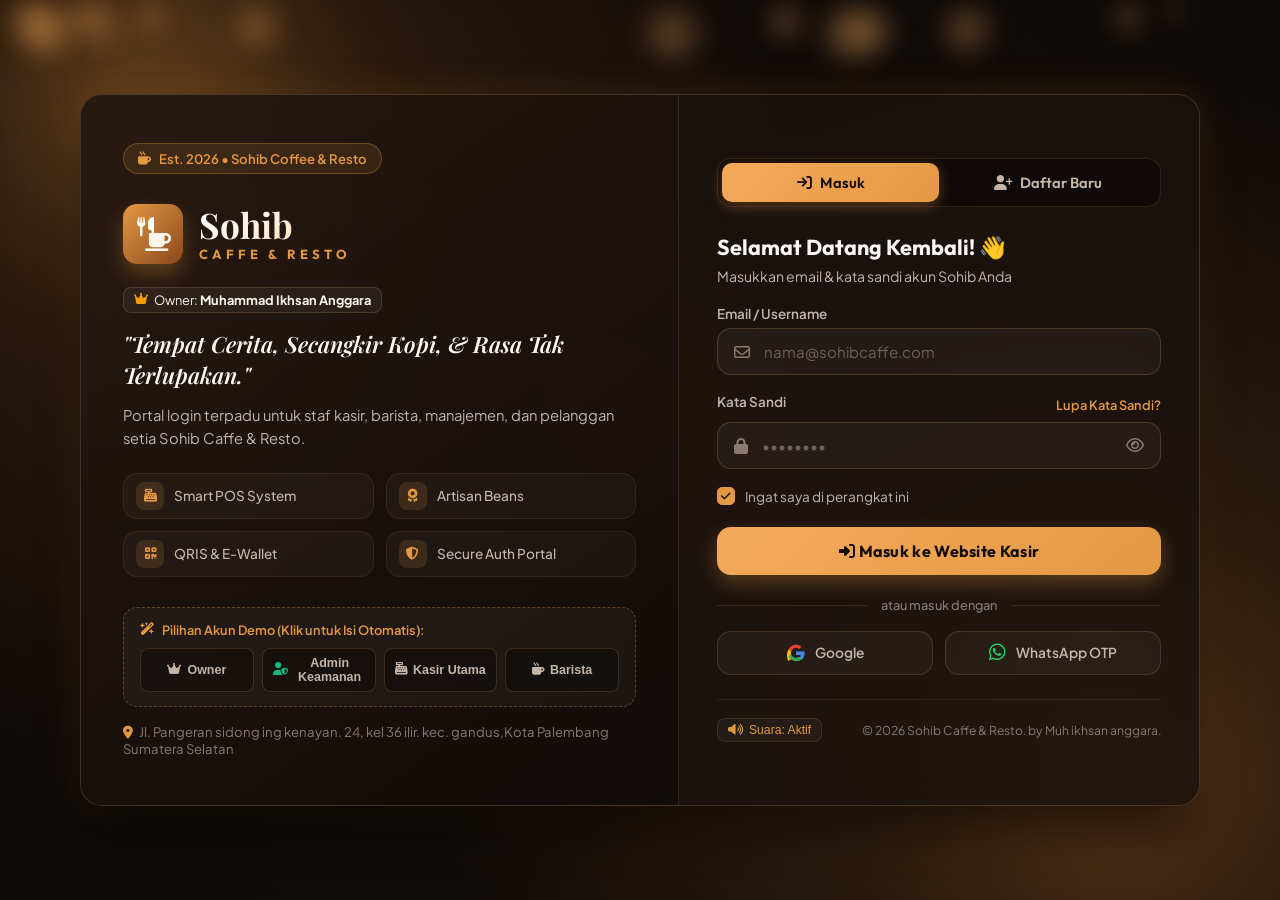
<file: login.html>
<!DOCTYPE html>
<html lang="id">

<head>
    <meta charset="UTF-8">
    <meta name="viewport" content="width=device-width, initial-scale=1.0">
    <title>Sohib Caffe & Resto — Portal Masuk</title>

    <!-- Google Fonts -->
    <link rel="preconnect" href="https://fonts.googleapis.com">
    <link rel="preconnect" href="https://fonts.gstatic.com" crossorigin>
    <link
        href="https://fonts.googleapis.com/css2?family=Outfit:wght@300;400;500;600;700&family=Playfair+Display:ital,wght@0,600;0,700;1,600&family=Plus+Jakarta+Sans:wght@400;500;600;700&display=swap"
        rel="stylesheet">

    <!-- Font Awesome Icons -->
    <link rel="stylesheet" href="https://cdnjs.cloudflare.com/ajax/libs/font-awesome/6.5.1/css/all.min.css">

    <!-- Custom Login CSS -->
    <link rel="stylesheet" href="login.css">
</head>

<body>
    <!-- Background Decor & Ambience -->
    <div class="bg-wrapper">
        <div class="bg-gradient-mesh"></div>
        <div class="glow-orb orb-1"></div>
        <div class="glow-orb orb-2"></div>
        <div class="glow-orb orb-3"></div>

        <!-- Floating Coffee Steam Particles -->
        <div class="steam-particle-container" id="steamContainer"></div>
    </div>

    <!-- Main Container -->
    <main class="login-master-container">
        <!-- Brand Showcase Banner (Left Side) -->
        <section class="brand-hero-panel">
            <div class="brand-badge">
                <i class="fa-solid fa-mug-hot"></i>
                <span>Est. 2026 • Sohib Coffee & Resto</span>
            </div>

            <div class="brand-content">
                <div class="logo-mark">
                    <div class="logo-icon-ring">
                        <i class="fa-solid fa-utensils utensils-icon"></i>
                        <i class="fa-solid fa-mug-saucer coffee-icon"></i>
                    </div>
                    <div class="logo-text">
                        <h1>Sohib</h1>
                        <span class="logo-subtitle">CAFFE & RESTO</span>
                    </div>
                </div>

                <div class="brand-owner-badge">
                    <i class="fa-solid fa-crown" style="color: #f59e0b;"></i>
                    <span>Owner: <b>Muhammad Ikhsan Anggara</b></span>
                </div>

                <div class="brand-quote">
                    <h2>"Tempat Cerita, Secangkir Kopi, & Rasa Tak Terlupakan."</h2>
                    <p>Portal login terpadu untuk staf kasir, barista, manajemen, dan pelanggan setia Sohib Caffe &
                        Resto.</p>
                </div>

                <div class="features-pill-grid">
                    <div class="feature-pill">
                        <div class="pill-icon"><i class="fa-solid fa-cash-register"></i></div>
                        <span>Smart POS System</span>
                    </div>
                    <div class="feature-pill">
                        <div class="pill-icon"><i class="fa-solid fa-award"></i></div>
                        <span>Artisan Beans</span>
                    </div>
                    <div class="feature-pill">
                        <div class="pill-icon"><i class="fa-solid fa-qrcode"></i></div>
                        <span>QRIS & E-Wallet</span>
                    </div>
                    <div class="feature-pill">
                        <div class="pill-icon"><i class="fa-solid fa-shield-halved"></i></div>
                        <span>Secure Auth Portal</span>
                    </div>
                </div>
            </div>

            <!-- Quick Demo Accounts Switcher -->
            <div class="quick-demo-card">
                <div class="quick-demo-header">
                    <i class="fa-solid fa-wand-magic-sparkles"></i>
                    <span>Pilihan Akun Demo (Klik untuk Isi Otomatis):</span>
                </div>
                <div class="demo-btn-group">
                    <button type="button" class="demo-btn" onclick="fillDemo('owner')">
                        <i class="fa-solid fa-crown"></i> Owner
                    </button>
                    <button type="button" class="demo-btn" onclick="fillDemo('admin')">
                        <i class="fa-solid fa-user-shield" style="color: #10b981;"></i> Admin Keamanan
                    </button>
                    <button type="button" class="demo-btn" onclick="fillDemo('kasir')">
                        <i class="fa-solid fa-cash-register"></i> Kasir Utama
                    </button>
                    <button type="button" class="demo-btn" onclick="fillDemo('barista')">
                        <i class="fa-solid fa-mug-hot"></i> Barista
                    </button>
                </div>
            </div>

            <div class="brand-footer-info">
                <span><i class="fa-solid fa-location-dot"></i> Jl. Pangeran sidong ing kenayan. 24, kel 36 ilir. kec.
                    gandus,Kota Palembang Sumatera
                    Selatan</span>
            </div>
        </section>

        <!-- Form Glassmorphism Card (Right Side) -->
        <section class="auth-card-panel">
            <div class="auth-card">
                <!-- Mobile Logo Header -->
                <div class="mobile-brand-header">
                    <div class="mobile-logo-ring">
                        <i class="fa-solid fa-mug-saucer"></i>
                    </div>
                    <div class="mobile-logo-title">
                        <h2>Sohib</h2>
                        <span>CAFFE & RESTO</span>
                    </div>
                </div>

                <!-- Tab Navigation: Masuk vs Daftar -->
                <div class="auth-tabs">
                    <button type="button" class="auth-tab active" id="tabLogin" onclick="switchAuthTab('login')">
                        <i class="fa-solid fa-arrow-right-to-bracket"></i>
                        <span>Masuk</span>
                    </button>
                    <button type="button" class="auth-tab" id="tabRegister" onclick="switchAuthTab('register')">
                        <i class="fa-solid fa-user-plus"></i>
                        <span>Daftar Baru</span>
                    </button>
                    <div class="tab-indicator" id="tabIndicator"></div>
                </div>

                <!-- LOGIN FORM -->
                <form id="formLogin" class="auth-form active" onsubmit="handleLoginSubmit(event)">
                    <div class="form-header-text">
                        <h3 id="formTitle">Selamat Datang Kembali! 👋</h3>
                        <p id="formSubtitle">Masukkan email & kata sandi akun Sohib Anda</p>
                    </div>

                    <!-- Role Preset Indicator Tag -->
                    <div class="active-role-tag hidden" id="activeRoleTag">
                        <span id="roleLabel"><i class="fa-solid fa-user-check"></i> Mode: Kasir</span>
                        <button type="button" onclick="clearSelectedRole()" title="Hapus Pilihan"><i
                                class="fa-solid fa-xmark"></i></button>
                    </div>

                    <!-- Input: Email / Username -->
                    <div class="input-group" id="loginEmailGroup">
                        <label for="loginEmail">Email / Username</label>
                        <div class="input-wrapper">
                            <span class="input-icon"><i class="fa-regular fa-envelope"></i></span>
                            <input type="text" id="loginEmail" placeholder="nama@sohibcaffe.com" autocomplete="username"
                                required>
                        </div>
                    </div>

                    <!-- Input: Password -->
                    <div class="input-group" id="loginPasswordGroup">
                        <div class="label-row">
                            <label for="loginPassword">Kata Sandi</label>
                            <a href="javascript:void(0)" class="forgot-link" onclick="openForgotModal()">Lupa Kata
                                Sandi?</a>
                        </div>
                        <div class="input-wrapper">
                            <span class="input-icon"><i class="fa-solid fa-lock"></i></span>
                            <input type="password" id="loginPassword" placeholder="••••••••"
                                autocomplete="current-password" required>
                            <button type="button" class="btn-toggle-pwd"
                                onclick="togglePasswordVisibility('loginPassword', this)"
                                title="Lihat/Sembunyikan Sandi">
                                <i class="fa-regular fa-eye"></i>
                            </button>
                        </div>
                    </div>

                    <!-- Form Options: Remember Me -->
                    <div class="form-options">
                        <label class="custom-checkbox">
                            <input type="checkbox" id="rememberMe" checked>
                            <span class="checkmark"></span>
                            <span class="checkbox-label">Ingat saya di perangkat ini</span>
                        </label>
                    </div>

                    <!-- Submit Button -->
                    <button type="submit" class="btn-primary-auth" id="btnLoginSubmit">
                        <span class="btn-text"><i class="fa-solid fa-right-to-bracket"></i> Masuk ke Website
                            Kasir</span>
                        <span class="btn-spinner hidden"><i class="fa-solid fa-circle-notch fa-spin"></i></span>
                    </button>

                    <!-- Divider -->
                    <div class="auth-divider">
                        <span>atau masuk dengan</span>
                    </div>

                    <!-- Social Login Buttons -->
                    <div class="social-login-grid">
                        <button type="button" class="btn-social" onclick="simulateSocialLogin('Google')">
                            <svg viewBox="0 0 24 24" width="18" height="18">
                                <path fill="#EA4335"
                                    d="M12 5c1.6 0 3 .6 4.1 1.6l3.1-3.1C17.3 1.8 14.8 1 12 1 7.5 1 3.7 3.6 1.9 7.3l3.7 2.9C6.5 7.4 9 5 12 5z" />
                                <path fill="#4285F4"
                                    d="M23.5 12.3c0-.8-.1-1.6-.2-2.3H12v4.5h6.5c-.3 1.5-1.1 2.8-2.4 3.7l3.7 2.9c2.2-2 3.7-5 3.7-8.8z" />
                                <path fill="#FBBC05"
                                    d="M5.6 14.8c-.2-.7-.4-1.5-.4-2.3s.2-1.6.4-2.3L1.9 7.3C.7 9.7 0 12.3 0 15.1s.7 5.4 1.9 7.8l3.7-2.9z" />
                                <path fill="#34A853"
                                    d="M12 23c3.2 0 6-1.1 8-3l-3.7-2.9c-1.1.7-2.5 1.2-4.3 1.2-3 0-5.5-2-6.4-4.8L1.9 16.4C3.7 20.1 7.5 23 12 23z" />
                            </svg>
                            <span>Google</span>
                        </button>
                        <button type="button" class="btn-social" onclick="simulateSocialLogin('WhatsApp')">
                            <i class="fa-brands fa-whatsapp" style="color: #25D366; font-size: 1.2rem;"></i>
                            <span>WhatsApp OTP</span>
                        </button>
                    </div>
                </form>

                <!-- REGISTER FORM -->
                <form id="formRegister" class="auth-form" onsubmit="handleRegisterSubmit(event)">
                    <div class="form-header-text">
                        <h3>Gabung Jadi Sahabat Sohib! ✨</h3>
                        <p>Daftar sekarang untuk dapatkan promo eksklusif & poin loyalty</p>
                    </div>

                    <div class="input-group">
                        <label for="regName">Nama Lengkap</label>
                        <div class="input-wrapper">
                            <span class="input-icon"><i class="fa-regular fa-user"></i></span>
                            <input type="text" id="regName" placeholder="Contoh: Bella Anggraeni" required>
                        </div>
                    </div>

                    <div class="input-group">
                        <label for="regEmail">Alamat Email</label>
                        <div class="input-wrapper">
                            <span class="input-icon"><i class="fa-regular fa-envelope"></i></span>
                            <input type="email" id="regEmail" placeholder="nama@sohibcaffe.com" required>
                        </div>
                    </div>

                    <div class="input-group">
                        <label for="regPhone">Nomor WhatsApp</label>
                        <div class="input-wrapper">
                            <span class="input-icon"><i class="fa-brands fa-whatsapp"></i></span>
                            <input type="tel" id="regPhone" placeholder="0895325480299" required>
                        </div>
                    </div>

                    <div class="input-group">
                        <label for="regPassword">Buat Kata Sandi</label>
                        <div class="input-wrapper">
                            <span class="input-icon"><i class="fa-solid fa-lock"></i></span>
                            <input type="password" id="regPassword" placeholder="Minimal 8 karakter"
                                oninput="checkPasswordStrength(this.value)" required>
                            <button type="button" class="btn-toggle-pwd"
                                onclick="togglePasswordVisibility('regPassword', this)">
                                <i class="fa-regular fa-eye"></i>
                            </button>
                        </div>
                        <div class="pwd-strength-box">
                            <div class="strength-bar">
                                <div class="strength-progress" id="strengthProgress"></div>
                            </div>
                            <span class="strength-text" id="strengthText">Kekuatan Sandi: Belum diisi</span>
                        </div>
                    </div>

                    <div class="form-options">
                        <label class="custom-checkbox">
                            <input type="checkbox" id="agreeTerms" required>
                            <span class="checkmark"></span>
                            <span class="checkbox-label">Saya menyetujui <a href="javascript:void(0)"
                                    class="term-link">Syarat & Ketentuan</a> Sohib Resto</span>
                        </label>
                    </div>

                    <button type="submit" class="btn-primary-auth" id="btnRegSubmit">
                        <span class="btn-text"><i class="fa-solid fa-user-plus"></i> Buat Akun Member</span>
                        <span class="btn-spinner hidden"><i class="fa-solid fa-circle-notch fa-spin"></i></span>
                    </button>
                </form>

                <!-- Footer Copyright & Audio Ambience Toggle -->
                <div class="card-bottom-bar">
                    <button type="button" class="btn-sound-toggle" id="btnSoundToggle" onclick="toggleSoundAmbience()"
                        title="Efek Suara Interaktif">
                        <i class="fa-solid fa-volume-high" id="soundIcon"></i>
                        <span id="soundText">Suara: Aktif</span>
                    </button>
                    <span class="copy-text">© 2026 Sohib Caffe & Resto. by Muh ikhsan anggara.</span>
                </div>
            </div>
        </section>
    </main>

    <!-- FORGOT PASSWORD MODAL -->
    <div class="modal-backdrop hidden" id="forgotModal">
        <div class="modal-box">
            <button type="button" class="modal-close" onclick="closeForgotModal()">
                <i class="fa-solid fa-xmark"></i>
            </button>
            <div class="modal-icon-circle">
                <i class="fa-solid fa-key"></i>
            </div>
            <h3>Atur Ulang Kata Sandi</h3>
            <p>Masukkan email terdaftar Anda. Kami akan mengirimkan tautan verifikasi pemulihan sandi.</p>

            <form onsubmit="handleForgotSubmit(event)">
                <div class="input-group">
                    <div class="input-wrapper">
                        <span class="input-icon"><i class="fa-regular fa-envelope"></i></span>
                        <input type="email" id="forgotEmail" placeholder="nama@sohibcaffe.com" required>
                    </div>
                </div>
                <button type="submit" class="btn-primary-auth" id="btnForgotSubmit">
                    <span class="btn-text"><i class="fa-solid fa-paper-plane"></i> Kirim Tautan Reset</span>
                    <span class="btn-spinner hidden"><i class="fa-solid fa-circle-notch fa-spin"></i></span>
                </button>
            </form>
        </div>
    </div>

    <!-- SUCCESS LOGIN PREVIEW MODAL / DIRECT REDIRECT -->
    <div class="modal-backdrop hidden" id="successModal">
        <div class="modal-box success-mode">
            <div class="success-animation-circle">
                <i class="fa-solid fa-check"></i>
            </div>
            <h3 id="welcomeHeaderTitle">Login Berhasil!</h3>
            <p id="welcomeUserMessage">Selamat datang di Aplikasi Sohib Caffe & Resto.</p>

            <div class="user-badge-preview">
                <div class="preview-avatar" id="previewAvatar">MIA</div>
                <div class="preview-info">
                    <h4 id="previewName">Muhammad Ikhsan Anggara</h4>
                    <span id="previewRole">Status: Owner</span>
                </div>
            </div>

            <div class="redirect-progress-bar">
                <div class="redirect-fill" id="redirectFill"></div>
            </div>
            <p class="redirect-caption">Membuka Dashboard Kasir dalam <span id="countdownTimer">2</span> detik...</p>

            <button type="button" class="btn-primary-auth" onclick="redirectToMainApp()">
                <i class="fa-solid fa-arrow-right"></i> Langsung Masuk Sekarang
            </button>
        </div>
    </div>

    <!-- TOAST NOTIFICATION CONTAINER -->
    <div class="toast-container" id="toastContainer"></div>

    <!-- Database & Authentication Scripts -->
    <script src="db.js"></script>
    <script src="login.js"></script>
</body>

</html>
</file>
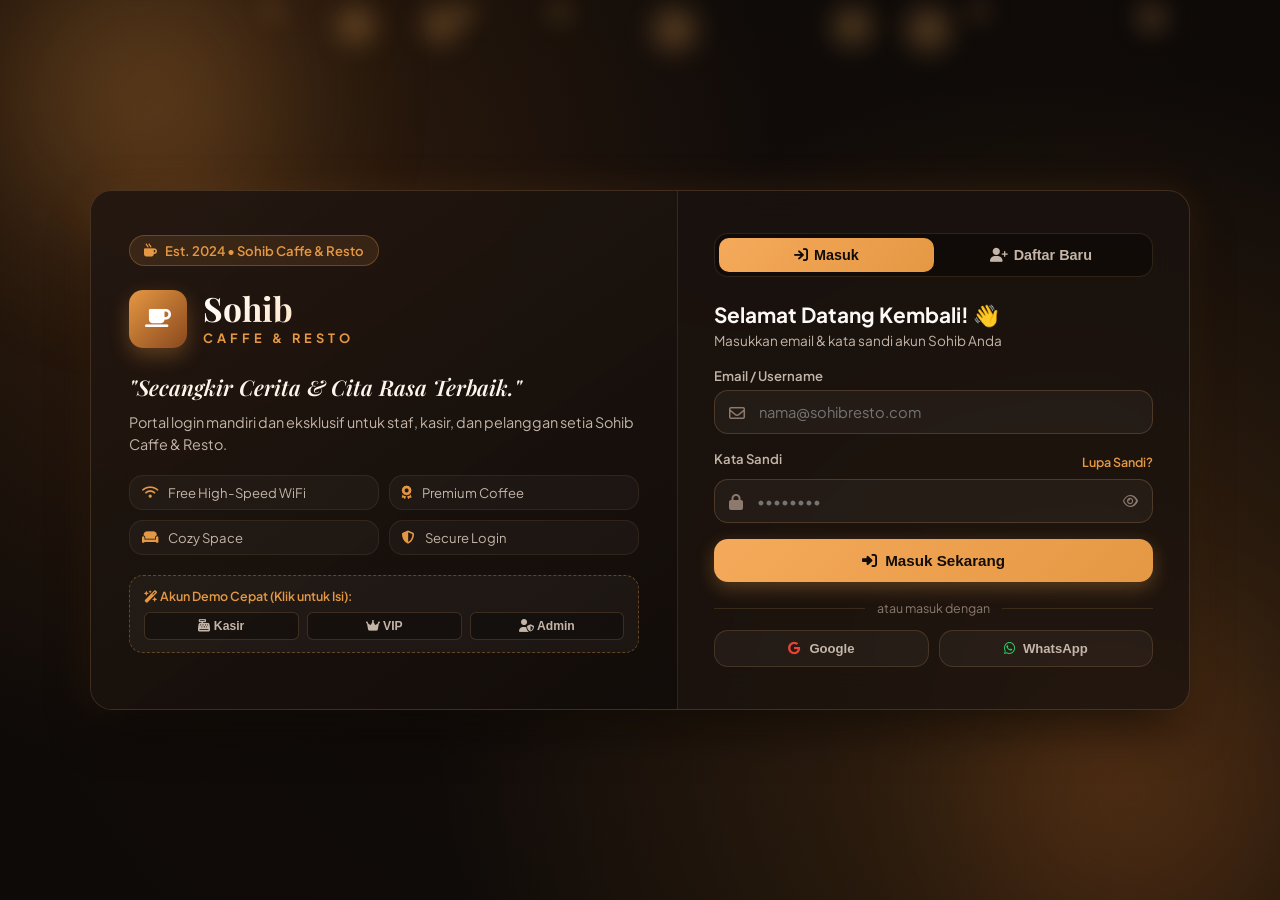
<file: standalone_login.html>
<!DOCTYPE html>
<html lang="id">
<head>
    <meta charset="UTF-8">
    <meta name="viewport" content="width=device-width, initial-scale=1.0">
    <title>Sohib Caffe & Resto — Portal Login Mandiri</title>
    
    <!-- Google Fonts -->
    <link rel="preconnect" href="https://fonts.googleapis.com">
    <link rel="preconnect" href="https://fonts.gstatic.com" crossorigin>
    <link href="https://fonts.googleapis.com/css2?family=Outfit:wght@300;400;500;600;700&family=Playfair+Display:ital,wght@0,600;0,700;1,600&family=Plus+Jakarta+Sans:wght@400;500;600;700&display=swap" rel="stylesheet">
    
    <!-- Font Awesome Icons -->
    <link rel="stylesheet" href="https://cdnjs.cloudflare.com/ajax/libs/font-awesome/6.5.1/css/all.min.css">
    
    <style>
        :root {
            --bg-main: #0e0a08;
            --bg-card: rgba(26, 19, 15, 0.78);
            --bg-card-border: rgba(220, 165, 110, 0.2);
            --primary-amber: #e59843;
            --primary-hover: #f3a958;
            --accent-crema: #fdf5eb;
            --text-primary: #fcf8f5;
            --text-secondary: #c4b5a8;
            --text-muted: #8b7a6d;
            --input-bg: rgba(255, 255, 255, 0.04);
            --input-border: rgba(220, 165, 110, 0.22);
            --success-green: #2ecc71;
            --error-red: #e74c3c;
            --radius-md: 14px;
            --radius-lg: 22px;
            --transition-smooth: all 0.3s cubic-bezier(0.4, 0, 0.2, 1);
        }

        * { margin: 0; padding: 0; box-sizing: border-box; }

        body {
            font-family: 'Plus Jakarta Sans', 'Outfit', sans-serif;
            background-color: var(--bg-main);
            color: var(--text-primary);
            min-height: 100vh;
            display: flex;
            align-items: center;
            justify-content: center;
            overflow-x: hidden;
            position: relative;
            padding: 24px 16px;
        }

        .bg-wrapper {
            position: fixed;
            inset: 0;
            z-index: 0;
            pointer-events: none;
        }

        .bg-gradient-mesh {
            position: absolute;
            inset: 0;
            background: 
                radial-gradient(circle at 15% 20%, rgba(138, 77, 28, 0.28) 0%, transparent 45%),
                radial-gradient(circle at 85% 80%, rgba(200, 122, 42, 0.22) 0%, transparent 50%),
                radial-gradient(circle at 50% 50%, rgba(20, 14, 11, 0.9) 0%, #0e0a08 100%);
        }

        .glow-orb {
            position: absolute;
            border-radius: 50%;
            filter: blur(80px);
            opacity: 0.45;
            animation: floatOrb 12s infinite alternate ease-in-out;
        }

        .orb-1 { width: 380px; height: 380px; background: radial-gradient(circle, #e59843, transparent 70%); top: -100px; left: -50px; }
        .orb-2 { width: 450px; height: 450px; background: radial-gradient(circle, #8a481d, transparent 70%); bottom: -120px; right: -80px; }

        @keyframes floatOrb {
            0% { transform: translate(0, 0) scale(1); }
            100% { transform: translate(30px, 30px) scale(1.08); }
        }

        .steam-particle-container { position: absolute; inset: 0; }
        .steam-particle {
            position: absolute;
            background: radial-gradient(circle, rgba(243, 169, 88, 0.4) 0%, transparent 75%);
            border-radius: 50%;
            filter: blur(12px);
            animation: riseUp 8s infinite linear;
        }

        @keyframes riseUp {
            0% { transform: translateY(100vh) scale(0.5); opacity: 0; }
            20% { opacity: 0.6; }
            80% { opacity: 0.3; }
            100% { transform: translateY(-100px) scale(1.6); opacity: 0; }
        }

        .login-master-container {
            position: relative;
            z-index: 10;
            width: 100%;
            max-width: 1100px;
            display: grid;
            grid-template-columns: 1.15fr 1fr;
            background: var(--bg-card);
            backdrop-filter: blur(24px);
            border: 1px solid var(--bg-card-border);
            border-radius: var(--radius-lg);
            box-shadow: 0 25px 50px -12px rgba(0, 0, 0, 0.7), 0 0 40px rgba(229, 152, 67, 0.12);
            overflow: hidden;
        }

        .brand-hero-panel {
            background: linear-gradient(145deg, rgba(37, 24, 17, 0.85) 0%, rgba(17, 12, 9, 0.92) 100%);
            padding: 44px 38px;
            display: flex;
            flex-direction: column;
            justify-content: space-between;
            border-right: 1px solid rgba(220, 165, 110, 0.12);
        }

        .brand-badge {
            display: inline-flex;
            align-items: center;
            gap: 8px;
            background: rgba(229, 152, 67, 0.12);
            border: 1px solid rgba(229, 152, 67, 0.3);
            padding: 6px 14px;
            border-radius: 999px;
            font-size: 0.82rem;
            font-weight: 600;
            color: var(--primary-amber);
            width: fit-content;
        }

        .logo-mark { display: flex; align-items: center; gap: 16px; margin: 24px 0; }
        .logo-icon-ring {
            width: 58px; height: 58px;
            background: linear-gradient(135deg, #e59843, #8a481d);
            border-radius: var(--radius-md);
            display: flex; align-items: center; justify-content: center;
            font-size: 1.3rem; color: #fff;
            box-shadow: 0 8px 20px rgba(229, 152, 67, 0.3);
        }

        .logo-text h1 {
            font-family: 'Playfair Display', serif;
            font-size: 2.1rem;
            font-weight: 700;
            background: linear-gradient(135deg, #ffffff 0%, #ffdcb3 100%);
            -webkit-background-clip: text;
            -webkit-text-fill-color: transparent;
            line-height: 1;
        }

        .logo-subtitle {
            font-size: 0.8rem;
            font-weight: 700;
            letter-spacing: 4px;
            color: var(--primary-amber);
            display: block;
            margin-top: 4px;
        }

        .brand-quote h2 {
            font-family: 'Playfair Display', serif;
            font-size: 1.35rem;
            font-weight: 600;
            font-style: italic;
            color: var(--accent-crema);
            line-height: 1.4;
            margin-bottom: 10px;
        }

        .brand-quote p { font-size: 0.9rem; color: var(--text-secondary); line-height: 1.5; margin-bottom: 20px; }

        .features-pill-grid { display: grid; grid-template-columns: 1fr 1fr; gap: 10px; }
        .feature-pill {
            display: flex; align-items: center; gap: 10px;
            background: rgba(255, 255, 255, 0.03);
            border: 1px solid rgba(220, 165, 110, 0.1);
            padding: 8px 12px; border-radius: var(--radius-md);
            font-size: 0.82rem; color: var(--text-secondary);
        }
        .feature-pill i { color: var(--primary-amber); }

        .quick-demo-card {
            background: rgba(255, 255, 255, 0.04);
            border: 1px dashed rgba(229, 152, 67, 0.35);
            border-radius: var(--radius-md);
            padding: 12px 14px;
            margin: 20px 0 12px;
        }

        .quick-demo-header { font-size: 0.78rem; font-weight: 600; color: var(--primary-amber); margin-bottom: 8px; }
        .demo-btn-group { display: flex; gap: 8px; }
        .demo-btn {
            flex: 1;
            background: rgba(0, 0, 0, 0.3);
            border: 1px solid rgba(220, 165, 110, 0.2);
            color: var(--text-secondary);
            font-size: 0.76rem;
            font-weight: 600;
            padding: 6px 8px;
            border-radius: 6px;
            cursor: pointer;
            transition: var(--transition-smooth);
        }
        .demo-btn:hover { background: var(--primary-amber); color: #110c09; }

        .auth-card-panel { padding: 40px 36px; display: flex; flex-direction: column; justify-content: center; }

        .auth-tabs {
            position: relative;
            display: flex;
            background: rgba(0, 0, 0, 0.35);
            border: 1px solid rgba(220, 165, 110, 0.15);
            padding: 4px;
            border-radius: var(--radius-md);
            margin-bottom: 24px;
        }

        .auth-tab {
            flex: 1;
            background: transparent;
            border: none;
            color: var(--text-secondary);
            padding: 9px 14px;
            font-size: 0.9rem;
            font-weight: 600;
            cursor: pointer;
            z-index: 2;
            display: flex; align-items: center; justify-content: center; gap: 6px;
            transition: var(--transition-smooth);
        }

        .auth-tab.active { color: #110c09; }
        .tab-indicator {
            position: absolute; top: 4px; bottom: 4px; left: 4px; width: calc(50% - 4px);
            background: linear-gradient(135deg, #f5aa5b 0%, #e59843 100%);
            border-radius: 10px;
            transition: transform 0.35s cubic-bezier(0.4, 0, 0.2, 1);
            z-index: 1;
        }
        .tab-indicator.register-mode { transform: translateX(100%); }

        .auth-form { display: none; }
        .auth-form.active { display: block; }

        .form-header-text h3 { font-size: 1.3rem; font-weight: 700; color: var(--text-primary); margin-bottom: 4px; }
        .form-header-text p { font-size: 0.85rem; color: var(--text-secondary); margin-bottom: 18px; }

        .input-group { margin-bottom: 16px; }
        .label-row { display: flex; justify-content: space-between; align-items: center; margin-bottom: 6px; }
        .input-group label { font-size: 0.82rem; font-weight: 600; color: var(--text-secondary); display: block; margin-bottom: 6px; }
        .forgot-link { font-size: 0.78rem; font-weight: 600; color: var(--primary-amber); text-decoration: none; }
        
        .input-wrapper {
            position: relative;
            display: flex;
            align-items: center;
            background: var(--input-bg);
            border: 1.5px solid var(--input-border);
            border-radius: var(--radius-md);
            transition: var(--transition-smooth);
        }
        .input-wrapper:focus-within { border-color: var(--primary-amber); background: rgba(255, 255, 255, 0.07); }
        .input-icon { padding-left: 14px; color: var(--text-muted); }
        .input-wrapper input {
            width: 100%;
            padding: 12px 14px;
            background: transparent;
            border: none;
            outline: none;
            color: #fff;
            font-size: 0.92rem;
            font-family: inherit;
        }
        .btn-toggle-pwd { background: none; border: none; color: var(--text-muted); padding: 0 14px; cursor: pointer; }

        .btn-primary-auth {
            width: 100%;
            padding: 13px 20px;
            background: linear-gradient(135deg, #f5aa5b 0%, #e59843 100%);
            border: none;
            border-radius: var(--radius-md);
            color: #120d09;
            font-size: 0.95rem;
            font-weight: 700;
            cursor: pointer;
            transition: var(--transition-smooth);
            box-shadow: 0 6px 18px rgba(229, 152, 67, 0.3);
            display: flex; align-items: center; justify-content: center; gap: 8px;
        }
        .btn-primary-auth:hover { background: linear-gradient(135deg, #fbb86e, #f3a958); transform: translateY(-2px); }

        .auth-divider { display: flex; align-items: center; text-align: center; margin: 18px 0 14px; color: var(--text-muted); font-size: 0.78rem; }
        .auth-divider::before, .auth-divider::after { content: ''; flex: 1; border-bottom: 1px solid rgba(220, 165, 110, 0.15); }
        .auth-divider span { padding: 0 12px; }

        .social-login-grid { display: grid; grid-template-columns: 1fr 1fr; gap: 10px; }
        .btn-social {
            display: flex; align-items: center; justify-content: center; gap: 8px;
            padding: 10px; background: rgba(255, 255, 255, 0.04);
            border: 1px solid rgba(220, 165, 110, 0.18);
            border-radius: var(--radius-md);
            color: var(--text-secondary);
            font-size: 0.82rem; font-weight: 600; cursor: pointer;
            transition: var(--transition-smooth);
        }
        .btn-social:hover { background: rgba(255, 255, 255, 0.08); color: #fff; transform: translateY(-1px); }

        .modal-backdrop {
            position: fixed; inset: 0; background: rgba(0, 0, 0, 0.75);
            backdrop-filter: blur(12px); z-index: 100;
            display: flex; align-items: center; justify-content: center; padding: 20px;
        }
        .modal-box {
            background: #19120e; border: 1px solid var(--bg-card-border);
            border-radius: var(--radius-lg); padding: 30px 24px;
            width: 100%; max-width: 420px; text-align: center;
        }

        .toast-container { position: fixed; top: 20px; right: 20px; z-index: 9999; display: flex; flex-direction: column; gap: 8px; }
        .toast {
            min-width: 280px; background: #1f1612; border: 1px solid rgba(220, 165, 110, 0.3);
            border-radius: var(--radius-md); padding: 12px 16px;
            display: flex; align-items: center; gap: 10px;
            color: #fff; font-size: 0.84rem;
        }
        .toast-success { border-left: 4px solid var(--success-green); }
        .toast-info { border-left: 4px solid var(--primary-amber); }

        .hidden { display: none !important; }

        @media (max-width: 880px) {
            .login-master-container { grid-template-columns: 1fr; max-width: 480px; }
            .brand-hero-panel { display: none; }
        }
    </style>
</head>
<body>
    <div class="bg-wrapper">
        <div class="bg-gradient-mesh"></div>
        <div class="glow-orb orb-1"></div>
        <div class="glow-orb orb-2"></div>
        <div class="steam-particle-container" id="steamContainer"></div>
    </div>

    <main class="login-master-container">
        <!-- Left Panel -->
        <section class="brand-hero-panel">
            <div class="brand-badge">
                <i class="fa-solid fa-mug-hot"></i>
                <span>Est. 2024 • Sohib Caffe & Resto</span>
            </div>

            <div class="brand-content">
                <div class="logo-mark">
                    <div class="logo-icon-ring"><i class="fa-solid fa-mug-saucer"></i></div>
                    <div class="logo-text">
                        <h1>Sohib</h1>
                        <span class="logo-subtitle">CAFFE & RESTO</span>
                    </div>
                </div>

                <div class="brand-quote">
                    <h2>"Secangkir Cerita & Cita Rasa Terbaik."</h2>
                    <p>Portal login mandiri dan eksklusif untuk staf, kasir, dan pelanggan setia Sohib Caffe & Resto.</p>
                </div>

                <div class="features-pill-grid">
                    <div class="feature-pill"><i class="fa-solid fa-wifi"></i> Free High-Speed WiFi</div>
                    <div class="feature-pill"><i class="fa-solid fa-award"></i> Premium Coffee</div>
                    <div class="feature-pill"><i class="fa-solid fa-couch"></i> Cozy Space</div>
                    <div class="feature-pill"><i class="fa-solid fa-shield-halved"></i> Secure Login</div>
                </div>
            </div>

            <!-- Demo Switcher -->
            <div class="quick-demo-card">
                <div class="quick-demo-header"><i class="fa-solid fa-wand-magic-sparkles"></i> Akun Demo Cepat (Klik untuk Isi):</div>
                <div class="demo-btn-group">
                    <button type="button" class="demo-btn" onclick="fillDemo('kasir')"><i class="fa-solid fa-cash-register"></i> Kasir</button>
                    <button type="button" class="demo-btn" onclick="fillDemo('pelanggan')"><i class="fa-solid fa-crown"></i> VIP</button>
                    <button type="button" class="demo-btn" onclick="fillDemo('admin')"><i class="fa-solid fa-user-shield"></i> Admin</button>
                </div>
            </div>
        </section>

        <!-- Right Panel (Form) -->
        <section class="auth-card-panel">
            <div class="auth-tabs">
                <button type="button" class="auth-tab active" id="tabLogin" onclick="switchAuthTab('login')"><i class="fa-solid fa-arrow-right-to-bracket"></i> Masuk</button>
                <button type="button" class="auth-tab" id="tabRegister" onclick="switchAuthTab('register')"><i class="fa-solid fa-user-plus"></i> Daftar Baru</button>
                <div class="tab-indicator" id="tabIndicator"></div>
            </div>

            <!-- Login Form -->
            <form id="formLogin" class="auth-form active" onsubmit="handleLoginSubmit(event)">
                <div class="form-header-text">
                    <h3>Selamat Datang Kembali! 👋</h3>
                    <p>Masukkan email & kata sandi akun Sohib Anda</p>
                </div>

                <div class="input-group">
                    <label for="loginEmail">Email / Username</label>
                    <div class="input-wrapper">
                        <span class="input-icon"><i class="fa-regular fa-envelope"></i></span>
                        <input type="text" id="loginEmail" placeholder="nama@sohibresto.com" required>
                    </div>
                </div>

                <div class="input-group">
                    <div class="label-row">
                        <label for="loginPassword">Kata Sandi</label>
                        <a href="javascript:void(0)" class="forgot-link" onclick="openForgotModal()">Lupa Sandi?</a>
                    </div>
                    <div class="input-wrapper">
                        <span class="input-icon"><i class="fa-solid fa-lock"></i></span>
                        <input type="password" id="loginPassword" placeholder="••••••••" required>
                        <button type="button" class="btn-toggle-pwd" onclick="togglePasswordVisibility('loginPassword', this)"><i class="fa-regular fa-eye"></i></button>
                    </div>
                </div>

                <button type="submit" class="btn-primary-auth" id="btnLoginSubmit">
                    <i class="fa-solid fa-right-to-bracket"></i> Masuk Sekarang
                </button>

                <div class="auth-divider"><span>atau masuk dengan</span></div>
                <div class="social-login-grid">
                    <button type="button" class="btn-social" onclick="showToast('Otentikasi Google Berhasil!', 'success')"><i class="fa-brands fa-google" style="color:#EA4335"></i> Google</button>
                    <button type="button" class="btn-social" onclick="showToast('Otentikasi WA OTP Berhasil!', 'success')"><i class="fa-brands fa-whatsapp" style="color:#25D366"></i> WhatsApp</button>
                </div>
            </form>

            <!-- Register Form -->
            <form id="formRegister" class="auth-form" onsubmit="handleRegisterSubmit(event)">
                <div class="form-header-text">
                    <h3>Gabung Jadi Sahabat Sohib! ✨</h3>
                    <p>Daftar sekarang untuk dapatkan promo eksklusif</p>
                </div>

                <div class="input-group">
                    <label for="regName">Nama Lengkap</label>
                    <div class="input-wrapper">
                        <span class="input-icon"><i class="fa-regular fa-user"></i></span>
                        <input type="text" id="regName" placeholder="Contoh: Rian Anggara" required>
                    </div>
                </div>

                <div class="input-group">
                    <label for="regEmail">Alamat Email</label>
                    <div class="input-wrapper">
                        <span class="input-icon"><i class="fa-regular fa-envelope"></i></span>
                        <input type="email" id="regEmail" placeholder="nama@email.com" required>
                    </div>
                </div>

                <div class="input-group">
                    <label for="regPassword">Kata Sandi</label>
                    <div class="input-wrapper">
                        <span class="input-icon"><i class="fa-solid fa-lock"></i></span>
                        <input type="password" id="regPassword" placeholder="Minimal 8 karakter" required>
                    </div>
                </div>

                <button type="submit" class="btn-primary-auth">
                    <i class="fa-solid fa-user-plus"></i> Buat Akun Member
                </button>
            </form>
        </section>
    </main>

    <!-- Forgot Modal -->
    <div class="modal-backdrop hidden" id="forgotModal">
        <div class="modal-box">
            <h3 style="color:#fff; margin-bottom: 8px;">Atur Ulang Sandi</h3>
            <p style="color:var(--text-secondary); font-size:0.86rem; margin-bottom:16px;">Masukkan email Anda untuk menerima tautan pemulihan.</p>
            <input type="email" id="forgotEmail" placeholder="nama@email.com" style="width:100%; padding:10px; border-radius:8px; border:1px solid #555; background:#222; color:#fff; margin-bottom:14px;">
            <button type="button" class="btn-primary-auth" onclick="closeForgotModal(); showToast('Tautan reset terkirim!', 'success')">Kirim Tautan</button>
            <button type="button" onclick="closeForgotModal()" style="margin-top:10px; background:none; border:none; color:var(--text-muted); cursor:pointer;">Tutup</button>
        </div>
    </div>

    <!-- Success Modal -->
    <div class="modal-backdrop hidden" id="successModal">
        <div class="modal-box">
            <i class="fa-solid fa-circle-check" style="font-size:3rem; color:var(--success-green); margin-bottom:12px;"></i>
            <h3 style="color:#fff; margin-bottom: 6px;">Login Berhasil!</h3>
            <p id="successMsg" style="color:var(--text-secondary); font-size:0.88rem; margin-bottom:18px;">Selamat datang di portal Sohib Caffe & Resto.</p>
            <button type="button" class="btn-primary-auth" onclick="closeSuccessModal()">Tutup & Lanjut</button>
        </div>
    </div>

    <div class="toast-container" id="toastContainer"></div>

    <script>
        const DEMO = {
            kasir: { email: 'kasir@sohibresto.com', pass: 'kasir1234' },
            pelanggan: { email: 'vip.sohib@gmail.com', pass: 'member2024' },
            admin: { email: 'admin@sohibresto.com', pass: 'adminsohib99' }
        };

        function switchAuthTab(mode) {
            document.getElementById('tabLogin').classList.toggle('active', mode === 'login');
            document.getElementById('tabRegister').classList.toggle('active', mode === 'register');
            document.getElementById('tabIndicator').classList.toggle('register-mode', mode === 'register');
            document.getElementById('formLogin').classList.toggle('active', mode === 'login');
            document.getElementById('formRegister').classList.toggle('active', mode === 'register');
        }

        function fillDemo(role) {
            switchAuthTab('login');
            document.getElementById('loginEmail').value = DEMO[role].email;
            document.getElementById('loginPassword').value = DEMO[role].pass;
            showToast('Akun ' + role.toUpperCase() + ' terisi otomatis!', 'info');
        }

        function togglePasswordVisibility(id, btn) {
            const el = document.getElementById(id);
            el.type = el.type === 'password' ? 'text' : 'password';
            btn.querySelector('i').className = el.type === 'password' ? 'fa-regular fa-eye' : 'fa-regular fa-eye-slash';
        }

        function showToast(msg, type = 'info') {
            const container = document.getElementById('toastContainer');
            const toast = document.createElement('div');
            toast.className = `toast toast-${type}`;
            toast.innerHTML = `<i class="fa-solid fa-circle-info"></i> <span>${msg}</span>`;
            container.appendChild(toast);
            setTimeout(() => toast.remove(), 3500);
        }

        function handleLoginSubmit(e) {
            e.preventDefault();
            const email = document.getElementById('loginEmail').value;
            document.getElementById('successMsg').textContent = `Selamat datang kembali (${email})!`;
            document.getElementById('successModal').classList.remove('hidden');
        }

        function handleRegisterSubmit(e) {
            e.preventDefault();
            showToast('Registrasi berhasil! Silakan masuk.', 'success');
            switchAuthTab('login');
        }

        function openForgotModal() { document.getElementById('forgotModal').classList.remove('hidden'); }
        function closeForgotModal() { document.getElementById('forgotModal').classList.add('hidden'); }
        function closeSuccessModal() { document.getElementById('successModal').classList.add('hidden'); }

        // Particles
        const c = document.getElementById('steamContainer');
        for(let i=0; i<10; i++) {
            const p = document.createElement('div');
            p.className = 'steam-particle';
            const sz = Math.random()*40 + 20;
            p.style.width = sz+'px'; p.style.height = sz+'px';
            p.style.left = (Math.random()*100)+'%';
            p.style.animationDuration = (Math.random()*5 + 5)+'s';
            p.style.animationDelay = -(Math.random()*6)+'s';
            c.appendChild(p);
        }
    </script>
</body>
</html>
</file>
<file: login.css>
/* ==========================================================================
   SOHIB CAFFE & RESTO — AUTHENTICATION STYLESHEET (login.css)
   Theme: Modern Warm Espresso & Amber Glassmorphism
   ========================================================================== */

:root {
    --bg-main: #0e0a08;
    --bg-secondary: #17110e;
    --bg-card: rgba(26, 19, 15, 0.82);
    --bg-card-border: rgba(220, 165, 110, 0.22);
    --bg-card-blur: 24px;

    --primary-amber: #e59843;
    --primary-hover: #f3a958;
    --primary-glow: rgba(229, 152, 67, 0.35);

    --accent-crema: #fdf5eb;
    --accent-caramel: #c87a2a;
    --accent-espresso: #251811;

    --text-primary: #fcf8f5;
    --text-secondary: #c4b5a8;
    --text-muted: #8b7a6d;

    --input-bg: rgba(255, 255, 255, 0.04);
    --input-border: rgba(220, 165, 110, 0.22);
    --input-focus-border: #e59843;
    --input-focus-glow: rgba(229, 152, 67, 0.25);

    --success-green: #2ecc71;
    --error-red: #e74c3c;
    --warning-yellow: #f1c40f;

    --radius-sm: 8px;
    --radius-md: 14px;
    --radius-lg: 22px;
    --radius-full: 9999px;

    --transition-smooth: all 0.3s cubic-bezier(0.4, 0, 0.2, 1);
}

* {
    margin: 0;
    padding: 0;
    box-sizing: border-box;
}

body {
    font-family: 'Plus Jakarta Sans', 'Outfit', -apple-system, BlinkMacSystemFont, sans-serif;
    background-color: var(--bg-main);
    color: var(--text-primary);
    min-height: 100vh;
    display: flex;
    align-items: center;
    justify-content: center;
    overflow-x: hidden;
    position: relative;
    padding: 24px 16px;
}

/* Background Ambient Glow & Particles */
.bg-wrapper {
    position: fixed;
    inset: 0;
    z-index: 0;
    overflow: hidden;
    pointer-events: none;
}

.bg-gradient-mesh {
    position: absolute;
    inset: 0;
    background: 
        radial-gradient(circle at 15% 20%, rgba(138, 77, 28, 0.32) 0%, transparent 45%),
        radial-gradient(circle at 85% 80%, rgba(200, 122, 42, 0.24) 0%, transparent 50%),
        radial-gradient(circle at 50% 50%, rgba(20, 14, 11, 0.92) 0%, #0e0a08 100%);
}

.glow-orb {
    position: absolute;
    border-radius: 50%;
    filter: blur(80px);
    opacity: 0.45;
    animation: floatOrb 12s infinite alternate ease-in-out;
}

.orb-1 {
    width: 380px;
    height: 380px;
    background: radial-gradient(circle, #e59843, transparent 70%);
    top: -100px;
    left: -50px;
}

.orb-2 {
    width: 450px;
    height: 450px;
    background: radial-gradient(circle, #8a481d, transparent 70%);
    bottom: -120px;
    right: -80px;
    animation-delay: -5s;
}

.orb-3 {
    width: 280px;
    height: 280px;
    background: radial-gradient(circle, #d47a28, transparent 70%);
    top: 45%;
    left: 48%;
    transform: translate(-50%, -50%);
    animation-delay: -2s;
}

@keyframes floatOrb {
    0% { transform: translate(0, 0) scale(1); }
    50% { transform: translate(40px, 30px) scale(1.08); }
    100% { transform: translate(-30px, -40px) scale(0.95); }
}

.steam-particle-container {
    position: absolute;
    inset: 0;
    overflow: hidden;
}

.steam-particle {
    position: absolute;
    background: radial-gradient(circle, rgba(243, 169, 88, 0.4) 0%, transparent 75%);
    border-radius: 50%;
    filter: blur(12px);
    pointer-events: none;
    animation: riseUp 8s infinite linear;
}

@keyframes riseUp {
    0% { transform: translateY(100vh) scale(0.5); opacity: 0; }
    20% { opacity: 0.6; }
    80% { opacity: 0.3; }
    100% { transform: translateY(-100px) scale(1.6); opacity: 0; }
}

/* Container */
.login-master-container {
    position: relative;
    z-index: 10;
    width: 100%;
    max-width: 1120px;
    display: grid;
    grid-template-columns: 1.15fr 1fr;
    background: var(--bg-card);
    backdrop-filter: blur(var(--bg-card-blur));
    -webkit-backdrop-filter: blur(var(--bg-card-blur));
    border: 1px solid var(--bg-card-border);
    border-radius: var(--radius-lg);
    box-shadow: 
        0 25px 50px -12px rgba(0, 0, 0, 0.75),
        0 0 40px rgba(229, 152, 67, 0.15);
    overflow: hidden;
}

/* Left Hero */
.brand-hero-panel {
    background: linear-gradient(145deg, rgba(37, 24, 17, 0.88) 0%, rgba(17, 12, 9, 0.94) 100%),
                radial-gradient(circle at 10% 20%, rgba(229, 152, 67, 0.2) 0%, transparent 40%);
    padding: 48px 42px;
    display: flex;
    flex-direction: column;
    justify-content: space-between;
    border-right: 1px solid rgba(220, 165, 110, 0.12);
    position: relative;
}

.brand-badge {
    display: inline-flex;
    align-items: center;
    gap: 8px;
    background: rgba(229, 152, 67, 0.12);
    border: 1px solid rgba(229, 152, 67, 0.3);
    padding: 6px 14px;
    border-radius: var(--radius-full);
    font-size: 0.82rem;
    font-weight: 600;
    color: var(--primary-amber);
    width: fit-content;
}

.brand-content {
    margin: 30px 0;
}

.logo-mark {
    display: flex;
    align-items: center;
    gap: 16px;
    margin-bottom: 22px;
}

.logo-icon-ring {
    width: 60px;
    height: 60px;
    background: linear-gradient(135deg, #e59843 0%, #8a481d 100%);
    border-radius: var(--radius-md);
    display: flex;
    align-items: center;
    justify-content: center;
    position: relative;
    box-shadow: 0 10px 20px rgba(229, 152, 67, 0.3);
}

.logo-icon-ring .utensils-icon {
    font-size: 1.2rem;
    color: #fff;
    position: absolute;
    top: 14px;
    left: 14px;
}

.logo-icon-ring .coffee-icon {
    font-size: 1.3rem;
    color: var(--accent-crema);
    position: absolute;
    bottom: 12px;
    right: 12px;
}

.logo-text h1 {
    font-family: 'Playfair Display', serif;
    font-size: 2.2rem;
    font-weight: 700;
    color: #ffffff;
    background: linear-gradient(135deg, #ffffff 0%, #ffdcb3 100%);
    -webkit-background-clip: text;
    background-clip: text;
    -webkit-text-fill-color: transparent;
    line-height: 1;
}

.logo-subtitle {
    font-family: 'Outfit', sans-serif;
    font-size: 0.82rem;
    font-weight: 700;
    letter-spacing: 4px;
    color: var(--primary-amber);
    display: block;
    margin-top: 4px;
}

.brand-owner-badge {
    display: inline-flex;
    align-items: center;
    gap: 6px;
    font-size: 0.8rem;
    color: var(--accent-crema);
    background: rgba(255, 255, 255, 0.05);
    border: 1px solid rgba(220, 165, 110, 0.2);
    padding: 4px 10px;
    border-radius: var(--radius-sm);
    margin-bottom: 16px;
}

.brand-quote h2 {
    font-family: 'Playfair Display', serif;
    font-size: 1.4rem;
    font-weight: 600;
    font-style: italic;
    color: var(--accent-crema);
    line-height: 1.4;
    margin-bottom: 12px;
}

.brand-quote p {
    font-size: 0.92rem;
    color: var(--text-secondary);
    line-height: 1.6;
    margin-bottom: 22px;
}

.features-pill-grid {
    display: grid;
    grid-template-columns: repeat(2, 1fr);
    gap: 12px;
}

.feature-pill {
    display: flex;
    align-items: center;
    gap: 10px;
    background: rgba(255, 255, 255, 0.03);
    border: 1px solid rgba(220, 165, 110, 0.1);
    padding: 8px 12px;
    border-radius: var(--radius-md);
    transition: var(--transition-smooth);
}

.feature-pill:hover {
    background: rgba(229, 152, 67, 0.08);
    border-color: rgba(229, 152, 67, 0.3);
    transform: translateY(-2px);
}

.pill-icon {
    width: 28px;
    height: 28px;
    border-radius: 8px;
    background: rgba(229, 152, 67, 0.15);
    color: var(--primary-amber);
    display: flex;
    align-items: center;
    justify-content: center;
    font-size: 0.82rem;
}

.feature-pill span {
    font-size: 0.85rem;
    font-weight: 500;
    color: var(--text-secondary);
}

/* Demo Switcher */
.quick-demo-card {
    background: rgba(255, 255, 255, 0.04);
    border: 1px dashed rgba(229, 152, 67, 0.35);
    border-radius: var(--radius-md);
    padding: 14px 16px;
    margin-bottom: 16px;
}

.quick-demo-header {
    display: flex;
    align-items: center;
    gap: 8px;
    font-size: 0.8rem;
    font-weight: 600;
    color: var(--primary-amber);
    margin-bottom: 10px;
}

.demo-btn-group {
    display: flex;
    flex-wrap: wrap;
    gap: 8px;
}

.demo-btn {
    flex: 1;
    min-width: 100px;
    display: inline-flex;
    align-items: center;
    justify-content: center;
    gap: 6px;
    background: rgba(0, 0, 0, 0.3);
    border: 1px solid rgba(220, 165, 110, 0.2);
    color: var(--text-secondary);
    font-size: 0.78rem;
    font-weight: 600;
    padding: 7px 10px;
    border-radius: var(--radius-sm);
    cursor: pointer;
    transition: var(--transition-smooth);
}

.demo-btn:hover {
    background: var(--primary-amber);
    color: #110c09;
    border-color: var(--primary-amber);
    transform: translateY(-1px);
    box-shadow: 0 4px 12px rgba(229, 152, 67, 0.3);
}

.brand-footer-info {
    font-size: 0.82rem;
    color: var(--text-muted);
}

.brand-footer-info i {
    color: var(--primary-amber);
    margin-right: 4px;
}

/* Right Card */
.auth-card-panel {
    padding: 44px 38px;
    display: flex;
    flex-direction: column;
    justify-content: center;
}

.auth-card {
    width: 100%;
}

.mobile-brand-header {
    display: none;
    align-items: center;
    gap: 12px;
    margin-bottom: 24px;
    justify-content: center;
}

.mobile-logo-ring {
    width: 44px;
    height: 44px;
    border-radius: 12px;
    background: linear-gradient(135deg, #e59843, #8a481d);
    display: flex;
    align-items: center;
    justify-content: center;
    color: #fff;
    font-size: 1.2rem;
}

.mobile-logo-title h2 {
    font-family: 'Playfair Display', serif;
    font-size: 1.5rem;
    font-weight: 700;
    color: #fff;
}

.mobile-logo-title span {
    font-size: 0.7rem;
    font-weight: 700;
    letter-spacing: 3px;
    color: var(--primary-amber);
    display: block;
}

/* Tabs */
.auth-tabs {
    position: relative;
    display: flex;
    background: rgba(0, 0, 0, 0.35);
    border: 1px solid rgba(220, 165, 110, 0.15);
    padding: 4px;
    border-radius: var(--radius-md);
    margin-bottom: 26px;
}

.auth-tab {
    flex: 1;
    background: transparent;
    border: none;
    color: var(--text-secondary);
    padding: 10px 16px;
    font-family: 'Outfit', sans-serif;
    font-size: 0.92rem;
    font-weight: 600;
    cursor: pointer;
    z-index: 2;
    display: flex;
    align-items: center;
    justify-content: center;
    gap: 8px;
    transition: var(--transition-smooth);
}

.auth-tab.active {
    color: #110c09;
}

.tab-indicator {
    position: absolute;
    top: 4px;
    bottom: 4px;
    left: 4px;
    width: calc(50% - 4px);
    background: linear-gradient(135deg, #f5aa5b 0%, #e59843 100%);
    border-radius: 10px;
    box-shadow: 0 4px 14px rgba(229, 152, 67, 0.35);
    transition: transform 0.35s cubic-bezier(0.4, 0, 0.2, 1);
    z-index: 1;
}

.tab-indicator.register-mode {
    transform: translateX(100%);
}

.auth-form {
    display: none;
    opacity: 0;
    transform: translateY(10px);
    transition: opacity 0.3s ease, transform 0.3s ease;
}

.auth-form.active {
    display: block;
    opacity: 1;
    transform: translateY(0);
}

.form-header-text {
    margin-bottom: 20px;
}

.form-header-text h3 {
    font-family: 'Outfit', sans-serif;
    font-size: 1.35rem;
    font-weight: 700;
    color: var(--text-primary);
    margin-bottom: 6px;
}

.form-header-text p {
    font-size: 0.88rem;
    color: var(--text-secondary);
}

.active-role-tag {
    display: flex;
    align-items: center;
    justify-content: space-between;
    background: rgba(229, 152, 67, 0.15);
    border: 1px solid rgba(229, 152, 67, 0.4);
    padding: 8px 14px;
    border-radius: var(--radius-sm);
    font-size: 0.84rem;
    font-weight: 600;
    color: var(--primary-amber);
    margin-bottom: 18px;
}

.active-role-tag button {
    background: none;
    border: none;
    color: var(--text-secondary);
    cursor: pointer;
    font-size: 0.9rem;
    padding: 2px;
}

.active-role-tag button:hover {
    color: var(--error-red);
}

/* Inputs */
.input-group {
    margin-bottom: 18px;
}

.label-row {
    display: flex;
    justify-content: space-between;
    align-items: center;
    margin-bottom: 6px;
}

.input-group label {
    display: block;
    font-size: 0.84rem;
    font-weight: 600;
    color: var(--text-secondary);
    margin-bottom: 6px;
}

.forgot-link {
    font-size: 0.8rem;
    font-weight: 600;
    color: var(--primary-amber);
    text-decoration: none;
}

.forgot-link:hover {
    color: var(--primary-hover);
    text-decoration: underline;
}

.input-wrapper {
    position: relative;
    display: flex;
    align-items: center;
    background: var(--input-bg);
    border: 1.5px solid var(--input-border);
    border-radius: var(--radius-md);
    transition: var(--transition-smooth);
}

.input-wrapper:hover {
    border-color: rgba(229, 152, 67, 0.4);
}

.input-wrapper:focus-within {
    border-color: var(--input-focus-border);
    box-shadow: 0 0 0 4px var(--input-focus-glow);
    background: rgba(255, 255, 255, 0.07);
}

.input-icon {
    padding-left: 16px;
    color: var(--text-muted);
    font-size: 1rem;
    display: flex;
    align-items: center;
}

.input-wrapper:focus-within .input-icon {
    color: var(--primary-amber);
}

.input-wrapper input {
    width: 100%;
    padding: 13px 14px;
    background: transparent;
    border: none;
    outline: none;
    color: var(--text-primary);
    font-family: inherit;
    font-size: 0.94rem;
}

.input-wrapper input::placeholder {
    color: rgba(196, 181, 168, 0.45);
}

.btn-toggle-pwd {
    background: transparent;
    border: none;
    color: var(--text-muted);
    padding: 0 16px;
    cursor: pointer;
    font-size: 1rem;
}

.btn-toggle-pwd:hover {
    color: var(--text-primary);
}

/* Password Strength */
.pwd-strength-box {
    margin-top: 8px;
}

.strength-bar {
    height: 4px;
    width: 100%;
    background: rgba(255, 255, 255, 0.1);
    border-radius: 4px;
    overflow: hidden;
    margin-bottom: 4px;
}

.strength-progress {
    height: 100%;
    width: 0%;
    transition: width 0.3s ease, background-color 0.3s ease;
}

.strength-text {
    font-size: 0.74rem;
    color: var(--text-muted);
    font-weight: 500;
}

/* Checkbox */
.form-options {
    margin-bottom: 22px;
}

.custom-checkbox {
    display: flex;
    align-items: center;
    gap: 10px;
    cursor: pointer;
    font-size: 0.85rem;
    color: var(--text-secondary);
    user-select: none;
}

.custom-checkbox input {
    position: absolute;
    opacity: 0;
    cursor: pointer;
    height: 0;
    width: 0;
}

.checkmark {
    width: 18px;
    height: 18px;
    background: rgba(255, 255, 255, 0.06);
    border: 1.5px solid var(--input-border);
    border-radius: 5px;
    display: flex;
    align-items: center;
    justify-content: center;
    transition: var(--transition-smooth);
}

.custom-checkbox input:checked ~ .checkmark {
    background: var(--primary-amber);
    border-color: var(--primary-amber);
}

.checkmark::after {
    content: '\f00c';
    font-family: 'Font Awesome 6 Free';
    font-weight: 900;
    color: #110c09;
    font-size: 0.68rem;
    display: none;
}

.custom-checkbox input:checked ~ .checkmark::after {
    display: block;
}

.term-link {
    color: var(--primary-amber);
    text-decoration: none;
}

/* Submit Button */
.btn-primary-auth {
    width: 100%;
    padding: 14px 20px;
    background: linear-gradient(135deg, #f5aa5b 0%, #e59843 100%);
    border: none;
    border-radius: var(--radius-md);
    color: #120d09;
    font-family: 'Outfit', sans-serif;
    font-size: 1rem;
    font-weight: 700;
    letter-spacing: 0.3px;
    cursor: pointer;
    transition: var(--transition-smooth);
    box-shadow: 0 8px 20px rgba(229, 152, 67, 0.3);
    display: flex;
    align-items: center;
    justify-content: center;
    gap: 8px;
}

.btn-primary-auth:hover {
    background: linear-gradient(135deg, #fbb86e 0%, #f3a958 100%);
    transform: translateY(-2px);
    box-shadow: 0 12px 26px rgba(229, 152, 67, 0.45);
}

.btn-primary-auth:disabled {
    opacity: 0.7;
    cursor: not-allowed;
    transform: none;
}

/* Divider & Social */
.auth-divider {
    display: flex;
    align-items: center;
    text-align: center;
    margin: 22px 0 18px;
    color: var(--text-muted);
    font-size: 0.8rem;
    font-weight: 500;
}

.auth-divider::before,
.auth-divider::after {
    content: '';
    flex: 1;
    border-bottom: 1px solid rgba(220, 165, 110, 0.15);
}

.auth-divider span {
    padding: 0 14px;
}

.social-login-grid {
    display: grid;
    grid-template-columns: 1fr 1fr;
    gap: 12px;
}

.btn-social {
    display: flex;
    align-items: center;
    justify-content: center;
    gap: 10px;
    padding: 11px 14px;
    background: rgba(255, 255, 255, 0.04);
    border: 1px solid rgba(220, 165, 110, 0.18);
    border-radius: var(--radius-md);
    color: var(--text-secondary);
    font-family: inherit;
    font-size: 0.86rem;
    font-weight: 600;
    cursor: pointer;
    transition: var(--transition-smooth);
}

.btn-social:hover {
    background: rgba(255, 255, 255, 0.08);
    border-color: rgba(229, 152, 67, 0.4);
    color: var(--text-primary);
    transform: translateY(-2px);
}

/* Bottom Bar */
.card-bottom-bar {
    margin-top: 24px;
    padding-top: 18px;
    border-top: 1px solid rgba(220, 165, 110, 0.1);
    display: flex;
    align-items: center;
    justify-content: space-between;
    font-size: 0.76rem;
    color: var(--text-muted);
}

.btn-sound-toggle {
    background: rgba(255, 255, 255, 0.04);
    border: 1px solid rgba(220, 165, 110, 0.15);
    color: var(--primary-amber);
    padding: 4px 10px;
    border-radius: var(--radius-sm);
    cursor: pointer;
    font-size: 0.76rem;
    display: inline-flex;
    align-items: center;
    gap: 6px;
}

/* Modals */
.modal-backdrop {
    position: fixed;
    inset: 0;
    background: rgba(0, 0, 0, 0.75);
    backdrop-filter: blur(12px);
    z-index: 100;
    display: flex;
    align-items: center;
    justify-content: center;
    padding: 20px;
}

.modal-box {
    position: relative;
    background: #19120e;
    border: 1px solid var(--bg-card-border);
    border-radius: var(--radius-lg);
    padding: 34px 28px;
    width: 100%;
    max-width: 440px;
    text-align: center;
    box-shadow: 0 20px 40px rgba(0, 0, 0, 0.8), 0 0 30px rgba(229, 152, 67, 0.2);
}

.modal-close {
    position: absolute;
    top: 16px;
    right: 16px;
    background: none;
    border: none;
    color: var(--text-muted);
    font-size: 1.1rem;
    cursor: pointer;
}

.modal-icon-circle {
    width: 56px;
    height: 56px;
    background: rgba(229, 152, 67, 0.15);
    border: 1px solid rgba(229, 152, 67, 0.4);
    border-radius: 50%;
    color: var(--primary-amber);
    display: flex;
    align-items: center;
    justify-content: center;
    font-size: 1.35rem;
    margin: 0 auto 16px;
}

.modal-box h3 {
    font-family: 'Outfit', sans-serif;
    font-size: 1.35rem;
    color: var(--text-primary);
    margin-bottom: 8px;
}

.modal-box p {
    font-size: 0.88rem;
    color: var(--text-secondary);
    line-height: 1.5;
    margin-bottom: 20px;
}

.success-animation-circle {
    width: 68px;
    height: 68px;
    background: rgba(46, 204, 113, 0.18);
    border: 2px solid var(--success-green);
    border-radius: 50%;
    color: var(--success-green);
    display: flex;
    align-items: center;
    justify-content: center;
    font-size: 1.8rem;
    margin: 0 auto 18px;
}

.user-badge-preview {
    display: flex;
    align-items: center;
    gap: 12px;
    background: rgba(255, 255, 255, 0.05);
    border: 1px solid rgba(220, 165, 110, 0.2);
    border-radius: var(--radius-md);
    padding: 12px 16px;
    margin: 18px 0;
    text-align: left;
}

.preview-avatar {
    width: 44px;
    height: 44px;
    border-radius: 50%;
    background: linear-gradient(135deg, #e59843, #8a481d);
    color: #fff;
    font-weight: 700;
    display: flex;
    align-items: center;
    justify-content: center;
    font-size: 1rem;
}

.preview-info h4 {
    font-size: 0.96rem;
    color: #fff;
}

.preview-info span {
    font-size: 0.78rem;
    color: var(--primary-amber);
    font-weight: 600;
}

.redirect-progress-bar {
    height: 6px;
    background: rgba(255, 255, 255, 0.08);
    border-radius: 6px;
    overflow: hidden;
    margin-bottom: 8px;
}

.redirect-fill {
    height: 100%;
    width: 0%;
    background: linear-gradient(90deg, #e59843, #2ecc71);
    transition: width 1.5s linear;
}

.redirect-caption {
    font-size: 0.82rem;
    color: var(--text-muted);
    margin-bottom: 18px;
}

/* Toast */
.toast-container {
    position: fixed;
    top: 24px;
    right: 24px;
    z-index: 9999;
    display: flex;
    flex-direction: column;
    gap: 10px;
    pointer-events: none;
}

.toast {
    pointer-events: auto;
    min-width: 300px;
    max-width: 420px;
    background: #1f1612;
    border: 1px solid rgba(220, 165, 110, 0.3);
    border-radius: var(--radius-md);
    padding: 14px 18px;
    display: flex;
    align-items: flex-start;
    gap: 12px;
    box-shadow: 0 10px 25px rgba(0, 0, 0, 0.6);
    transition: all 0.3s ease;
}

.toast.toast-success { border-left: 4px solid var(--success-green); }
.toast.toast-error { border-left: 4px solid var(--error-red); }
.toast.toast-info { border-left: 4px solid var(--primary-amber); }

.toast-icon { font-size: 1.15rem; margin-top: 1px; }
.toast-success .toast-icon { color: var(--success-green); }
.toast-error .toast-icon { color: var(--error-red); }
.toast-info .toast-icon { color: var(--primary-amber); }

.toast-body h5 { font-size: 0.9rem; font-weight: 700; color: var(--text-primary); margin-bottom: 2px; }
.toast-body p { font-size: 0.8rem; color: var(--text-secondary); line-height: 1.4; }

.hidden { display: none !important; }

/* Responsive */
@media (max-width: 960px) {
    .login-master-container { grid-template-columns: 1fr; max-width: 520px; }
    .brand-hero-panel { display: none; }
    .mobile-brand-header { display: flex; }
    .auth-card-panel { padding: 34px 24px; }
}

@media (max-width: 480px) {
    body { padding: 12px; }
    .auth-card-panel { padding: 26px 18px; }
    .social-login-grid { grid-template-columns: 1fr; }
    .card-bottom-bar { flex-direction: column; gap: 12px; text-align: center; }
}
</file>
